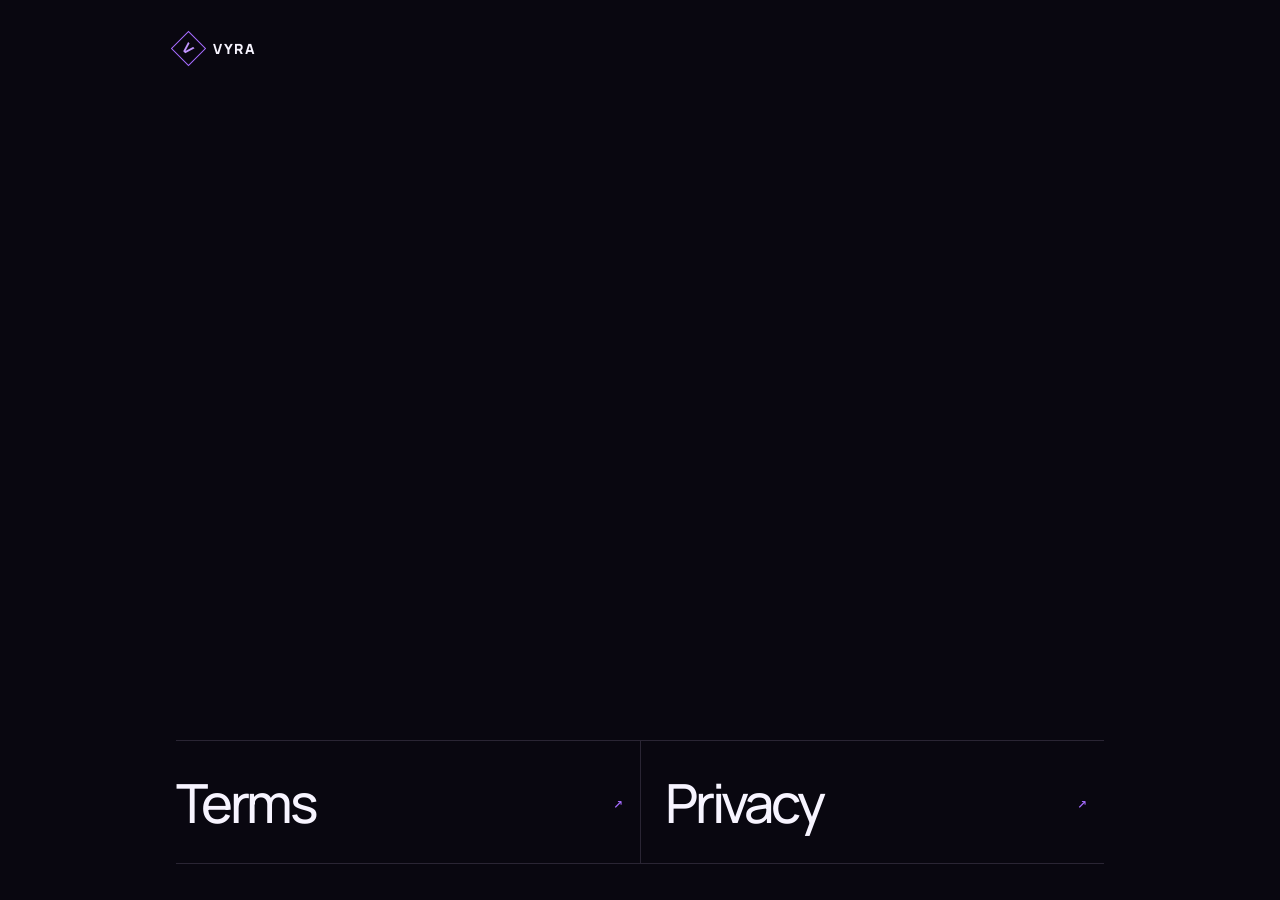
<file: index.html>
<!doctype html>
<html lang="en">
<head>
  <meta charset="utf-8">
  <meta name="viewport" content="width=device-width, initial-scale=1">
  <meta name="theme-color" content="#090710">
  <meta name="description" content="VYRA Terms and Privacy.">
  <link rel="icon" type="image/webp" href="assets/vyra-avatar.webp">
  <title>VYRA Legal</title>
  <link rel="preconnect" href="https://fonts.googleapis.com">
  <link rel="preconnect" href="https://fonts.gstatic.com" crossorigin>
  <link href="https://fonts.googleapis.com/css2?family=DM+Mono:wght@400;500&family=Manrope:wght@400;500;600;700;800&display=swap" rel="stylesheet">
  <link rel="stylesheet" href="styles.css">
</head>
<body>
  <main class="legal-home">
    <a class="wordmark" href="index.html" aria-label="VYRA"><span class="brand-mark">V</span> VYRA</a>
    <nav class="legal-links" aria-label="Legal pages">
      <a href="terms.html">Terms <span>↗</span></a>
      <a href="privacy.html">Privacy <span>↗</span></a>
    </nav>
  </main>
</body>
</html>
</file>
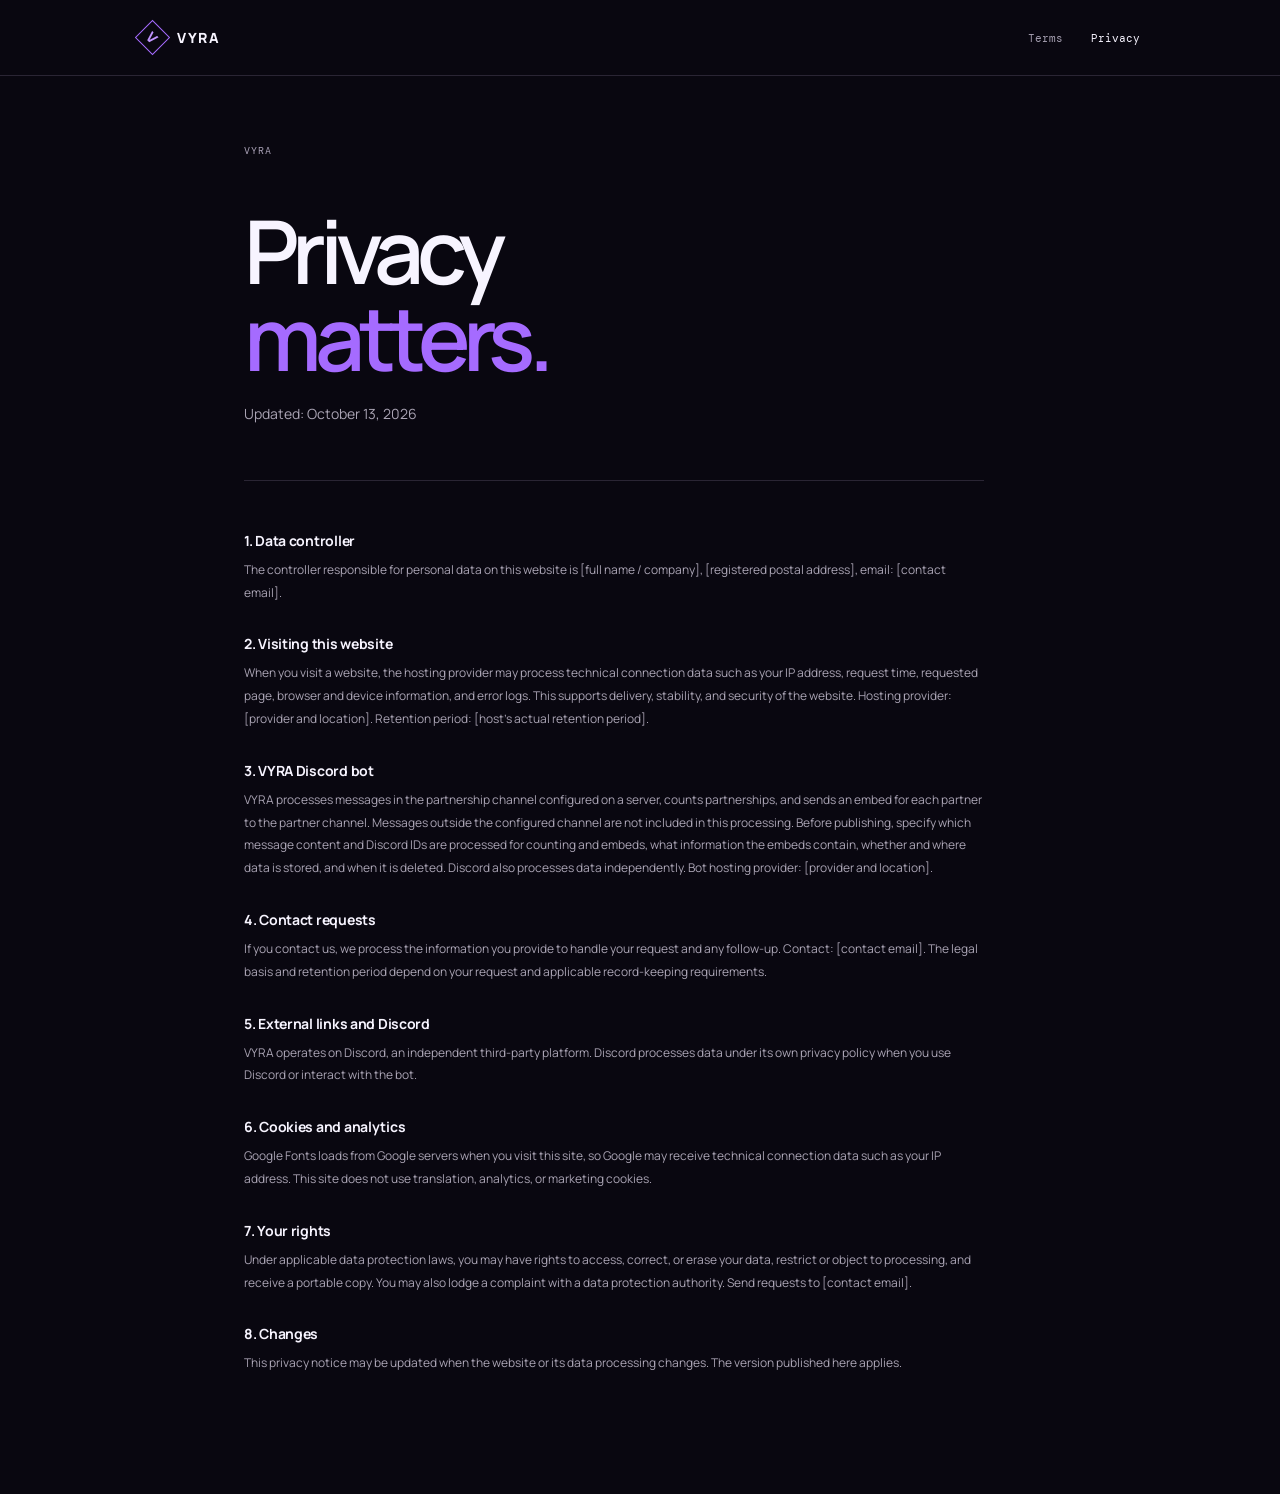
<file: privacy.html>
<!doctype html>
<html lang="en">
<head>
  <meta charset="utf-8"><meta name="viewport" content="width=device-width, initial-scale=1"><meta name="theme-color" content="#090710"><meta name="description" content="Privacy information for VYRA."><link rel="icon" type="image/webp" href="assets/vyra-avatar.webp"><title>Privacy | VYRA</title><link rel="preconnect" href="https://fonts.googleapis.com"><link rel="preconnect" href="https://fonts.gstatic.com" crossorigin><link href="https://fonts.googleapis.com/css2?family=DM+Mono:wght@400;500&family=Manrope:wght@400;500;600;700;800&display=swap" rel="stylesheet"><link rel="stylesheet" href="styles.css">
</head>
<body>
  <header class="site-header"><a class="wordmark" href="index.html"><span class="brand-mark">V</span> VYRA</a><nav class="nav-links" aria-label="Legal pages"><a href="terms.html">Terms</a><a class="active" href="privacy.html" aria-current="page">Privacy</a></nav></header>
  <main class="legal-page"><div class="subpage-top"><p class="eyebrow">VYRA</p></div><h1>Privacy<br><span>matters.</span></h1><p class="lead">Updated: October 13, 2026</p><div class="legal-content">
    <h2>1. Data controller</h2><p>The controller responsible for personal data on this website is [full name / company], [registered postal address], email: [contact email].</p>
    <h2>2. Visiting this website</h2><p>When you visit a website, the hosting provider may process technical connection data such as your IP address, request time, requested page, browser and device information, and error logs. This supports delivery, stability, and security of the website. Hosting provider: [provider and location]. Retention period: [host's actual retention period].</p>
    <h2>3. VYRA Discord bot</h2><p>VYRA processes messages in the partnership channel configured on a server, counts partnerships, and sends an embed for each partner to the partner channel. Messages outside the configured channel are not included in this processing. Before publishing, specify which message content and Discord IDs are processed for counting and embeds, what information the embeds contain, whether and where data is stored, and when it is deleted. Discord also processes data independently. Bot hosting provider: [provider and location].</p>
    <h2>4. Contact requests</h2><p>If you contact us, we process the information you provide to handle your request and any follow-up. Contact: [contact email]. The legal basis and retention period depend on your request and applicable record-keeping requirements.</p>
    <h2>5. External links and Discord</h2><p>VYRA operates on Discord, an independent third-party platform. Discord processes data under its own privacy policy when you use Discord or interact with the bot.</p>
    <h2>6. Cookies and analytics</h2><p>Google Fonts loads from Google servers when you visit this site, so Google may receive technical connection data such as your IP address. This site does not use translation, analytics, or marketing cookies.</p>
    <h2>7. Your rights</h2><p>Under applicable data protection laws, you may have rights to access, correct, or erase your data, restrict or object to processing, and receive a portable copy. You may also lodge a complaint with a data protection authority. Send requests to [contact email].</p>
    <h2>8. Changes</h2><p>This privacy notice may be updated when the website or its data processing changes. The version published here applies.</p>
  </div></main>
</body>
</html>
</file>
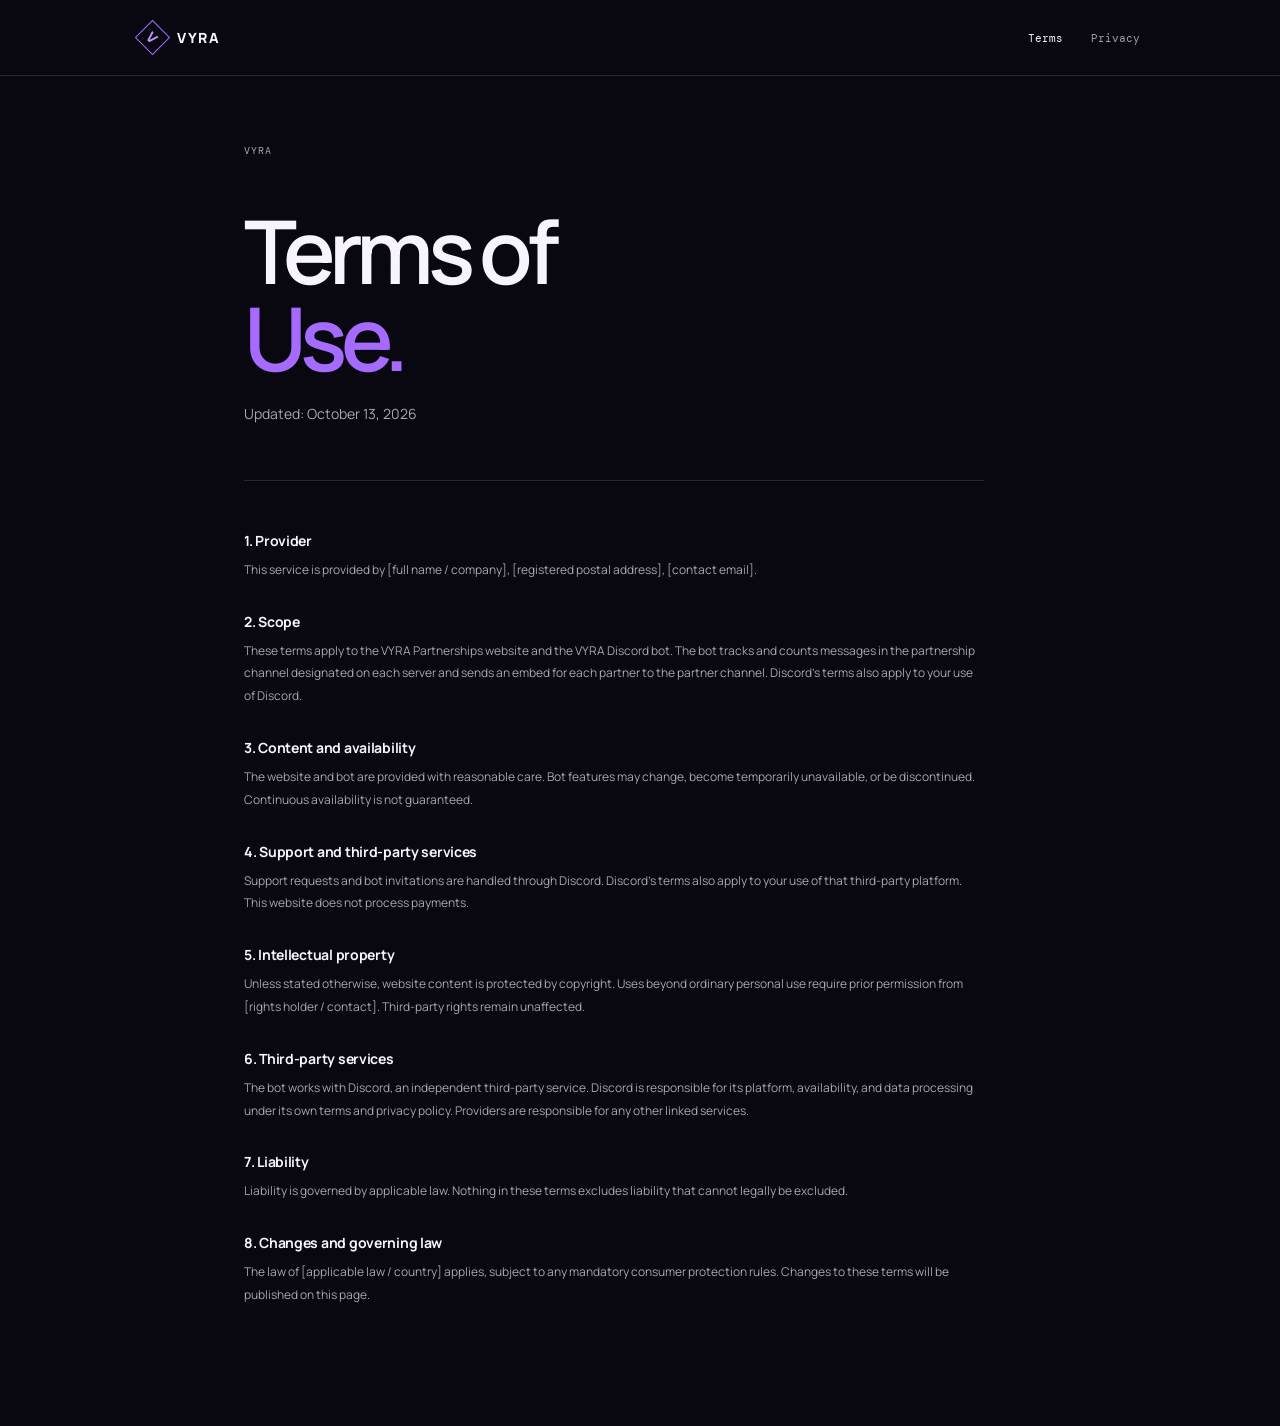
<file: terms.html>
<!doctype html>
<html lang="en">
<head>
  <meta charset="utf-8"><meta name="viewport" content="width=device-width, initial-scale=1"><meta name="theme-color" content="#090710"><meta name="description" content="Terms of use for VYRA."><link rel="icon" type="image/webp" href="assets/vyra-avatar.webp"><title>Terms | VYRA</title><link rel="preconnect" href="https://fonts.googleapis.com"><link rel="preconnect" href="https://fonts.gstatic.com" crossorigin><link href="https://fonts.googleapis.com/css2?family=DM+Mono:wght@400;500&family=Manrope:wght@400;500;600;700;800&display=swap" rel="stylesheet"><link rel="stylesheet" href="styles.css">
</head>
<body>
  <header class="site-header"><a class="wordmark" href="index.html"><span class="brand-mark">V</span> VYRA</a><nav class="nav-links" aria-label="Legal pages"><a class="active" href="terms.html" aria-current="page">Terms</a><a href="privacy.html">Privacy</a></nav></header>
  <main class="legal-page"><div class="subpage-top"><p class="eyebrow">VYRA</p></div><h1>Terms of<br><span>Use.</span></h1><p class="lead">Updated: October 13, 2026</p><div class="legal-content">
    <h2>1. Provider</h2><p>This service is provided by [full name / company], [registered postal address], [contact email].</p>
    <h2>2. Scope</h2><p>These terms apply to the VYRA Partnerships website and the VYRA Discord bot. The bot tracks and counts messages in the partnership channel designated on each server and sends an embed for each partner to the partner channel. Discord's terms also apply to your use of Discord.</p>
    <h2>3. Content and availability</h2><p>The website and bot are provided with reasonable care. Bot features may change, become temporarily unavailable, or be discontinued. Continuous availability is not guaranteed.</p>
    <h2>4. Support and third-party services</h2><p>Support requests and bot invitations are handled through Discord. Discord's terms also apply to your use of that third-party platform. This website does not process payments.</p>
    <h2>5. Intellectual property</h2><p>Unless stated otherwise, website content is protected by copyright. Uses beyond ordinary personal use require prior permission from [rights holder / contact]. Third-party rights remain unaffected.</p>
    <h2>6. Third-party services</h2><p>The bot works with Discord, an independent third-party service. Discord is responsible for its platform, availability, and data processing under its own terms and privacy policy. Providers are responsible for any other linked services.</p>
    <h2>7. Liability</h2><p>Liability is governed by applicable law. Nothing in these terms excludes liability that cannot legally be excluded.</p>
    <h2>8. Changes and governing law</h2><p>The law of [applicable law / country] applies, subject to any mandatory consumer protection rules. Changes to these terms will be published on this page.</p>
  </div></main>
</body>
</html>
</file>
<file: styles.css>
:root{color-scheme:dark;--bg:#090710;--text:#f7f4ff;--muted:#a49eaf;--purple:#a56bff;--bright:#c195ff;--line:rgba(224,210,255,.15);--mono:"DM Mono",monospace;--sans:Manrope,Arial,sans-serif}*{box-sizing:border-box}body{min-height:100vh;margin:0;background:var(--bg);color:var(--text);font-family:var(--sans);-webkit-font-smoothing:antialiased}a{color:inherit;text-decoration:none}.wordmark{display:inline-flex;align-items:center;gap:12px;font-size:14px;font-weight:800;letter-spacing:.12em;white-space:nowrap}.brand-mark{display:grid;place-items:center;width:25px;height:25px;border:1px solid var(--purple);color:var(--bright);font-size:14px;transform:rotate(45deg)}.site-header{height:76px;padding:0 max(6%,calc((100vw - 1000px)/2));display:flex;align-items:center;justify-content:space-between;border-bottom:1px solid var(--line)}.nav-links{display:flex;gap:28px}.nav-links a{color:var(--muted);font:11px var(--mono)}.nav-links a:hover,.nav-links a.active{color:var(--text)}.legal-home{min-height:100vh;max-width:1000px;margin:auto;padding:36px;display:flex;flex-direction:column;justify-content:space-between}.legal-links{display:grid;grid-template-columns:repeat(2,minmax(0,1fr));border-top:1px solid var(--line)}.legal-links a{display:flex;justify-content:space-between;align-items:center;padding:24px 20px 24px 0;border-bottom:1px solid var(--line);font-size:clamp(28px,6vw,54px);font-weight:500;letter-spacing:-.06em;transition:color .2s}.legal-links a+a{padding-left:24px;border-left:1px solid var(--line)}.legal-links a:hover{color:var(--bright)}.legal-links span{font:16px var(--mono);color:var(--purple)}.legal-page{max-width:860px;min-height:calc(100vh - 76px);margin:auto;padding:68px 34px 100px}.subpage-top{display:flex;justify-content:space-between;align-items:center}.eyebrow{margin:0;color:#aaa2b7;font:10px var(--mono);letter-spacing:.11em}.legal-page h1{font-size:clamp(60px,8vw,88px);line-height:.99;letter-spacing:-.075em;margin:50px 0 20px;font-weight:600}.legal-page h1 span{color:var(--purple)}.lead{max-width:560px;font-size:14px;line-height:1.9;color:#aaa4b4}.legal-content{max-width:740px;margin-top:52px;padding-top:20px;border-top:1px solid var(--line)}.legal-content p{margin:0 0 19px;color:#aaa4b4;font-size:12px;line-height:1.9}.legal-content h2{margin:30px 0 9px;font-size:14px;font-weight:700;letter-spacing:-.02em}@media(max-width:600px){.site-header{height:68px;padding:0 6%}.legal-home{padding:26px 6%}.legal-links{grid-template-columns:1fr}.legal-links a,.legal-links a+a{padding:20px 0;border-left:0}.legal-page{min-height:calc(100vh - 68px);padding:42px 6% 60px}.legal-page h1{font-size:clamp(50px,12vw,68px);margin-top:36px}.legal-content{margin-top:34px}.legal-content p{font-size:12px}}@media(prefers-reduced-motion:reduce){*,*::before,*::after{transition:none!important}}
</file>
